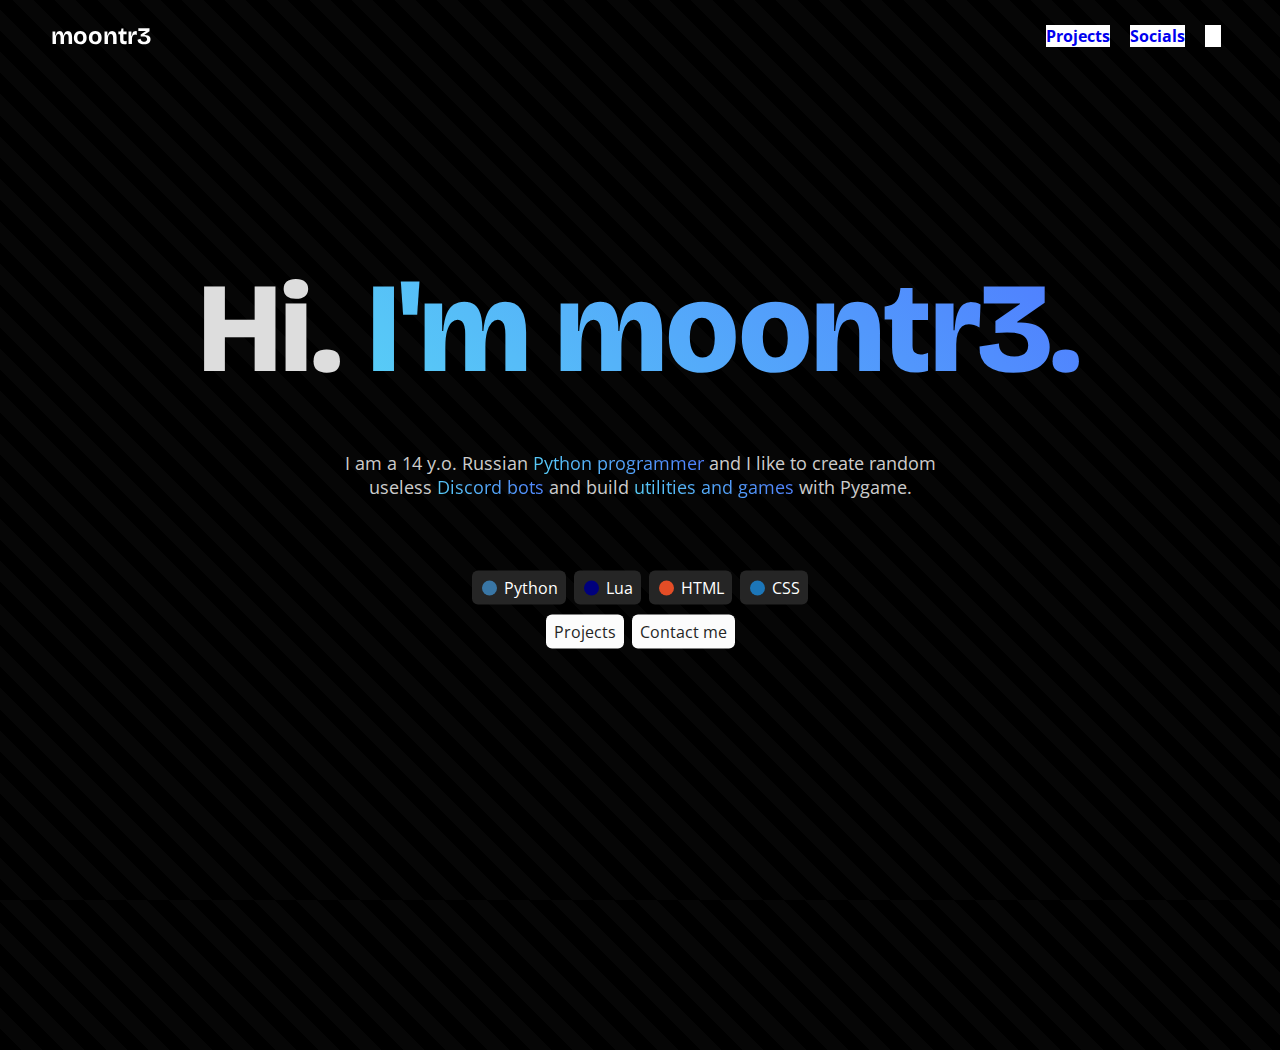
<file: index.html>
<!DOCTYPE html>
<html>
    <head>
        <meta name="viewport" content="with=device-width, initial-scale=1.0">
        <title>moontr3</title>
        <link rel="stylesheet" href="style.css">
        <link rel="preconnect" href="https://fonts.googleapis.com">
        <link rel="preconnect" href="https://fonts.gstatic.com" crossorigin>
        <link href="https://fonts.googleapis.com/css2?family=Bricolage+Grotesque:wght@400;600;800&family=Open+Sans:opsz,wght@6..12,400;6..12,700&display=swap" rel="stylesheet">
    </head>
    <body style="background-color: #000">
        <!-- too small screen -->
        <div class="too-small-screen">
            <p>I'm too lazy to adapt everything for small screens</p>
        </div>
        <!-- header -->
        <header>
            <nav>
                <a class="logo" href="index.html">moontr3</a>
                <div class="nav-links">
                    <ul>
                        <li><a href="projects.html">Projects</a></li>
                        <li><a href="social.html">Socials</a></li>
                        <li><a href="https://github.com/moontr3"><img src="images/github-mark-white.svg" class="header-gh"></a></li>
                    </ul>
                </div>
            </nav>
            <div class="title">
                <div class="title-name">
                    <h1>Hi.<span class="glow glow-title">I'm moontr3.</span></h1>
                </div>
                <div class="title-about">
                    <p>
                        I am a 14 y.o. Russian
                        <span class="glow sel-text">Python programmer</span>
                        and I like to create random useless
                        <span class="glow sel-text">Discord bots</span>
                        and build
                        <span class="glow sel-text">utilities and games</span>
                        with Pygame.
                    </p>
                </div>
                <div class="title-stack">
                    <div class="stack-role">
                        <div class="color-circle python"></div>
                        <p>Python</p>
                    </div>
                    <div class="stack-role">
                        <div class="color-circle lua"></div>
                        <p>Lua</p>
                    </div>
                    <div class="stack-role">
                        <div class="color-circle html"></div>
                        <p>HTML</p>
                    </div>
                    <div class="stack-role">
                        <div class="color-circle css"></div>
                        <p>CSS</p>
                    </div>
                </div>
                <div class="title-buttons">
                    <a class='title-button' href="projects.html">
                        <p>Projects</p>
                    </a>
                    <a class='title-button' href="social.html">
                        <p>Contact me</p>
                    </a>
                </div>
                <!-- <div class="title-desc">
                    <p>.</p>
                </div> -->
            </div>
        </header>
        <!-- elements -->
        <div class="elements">
        </div>
        <!-- footer -->
        <footer>
        </footer>
    </body>
</html>
</file>
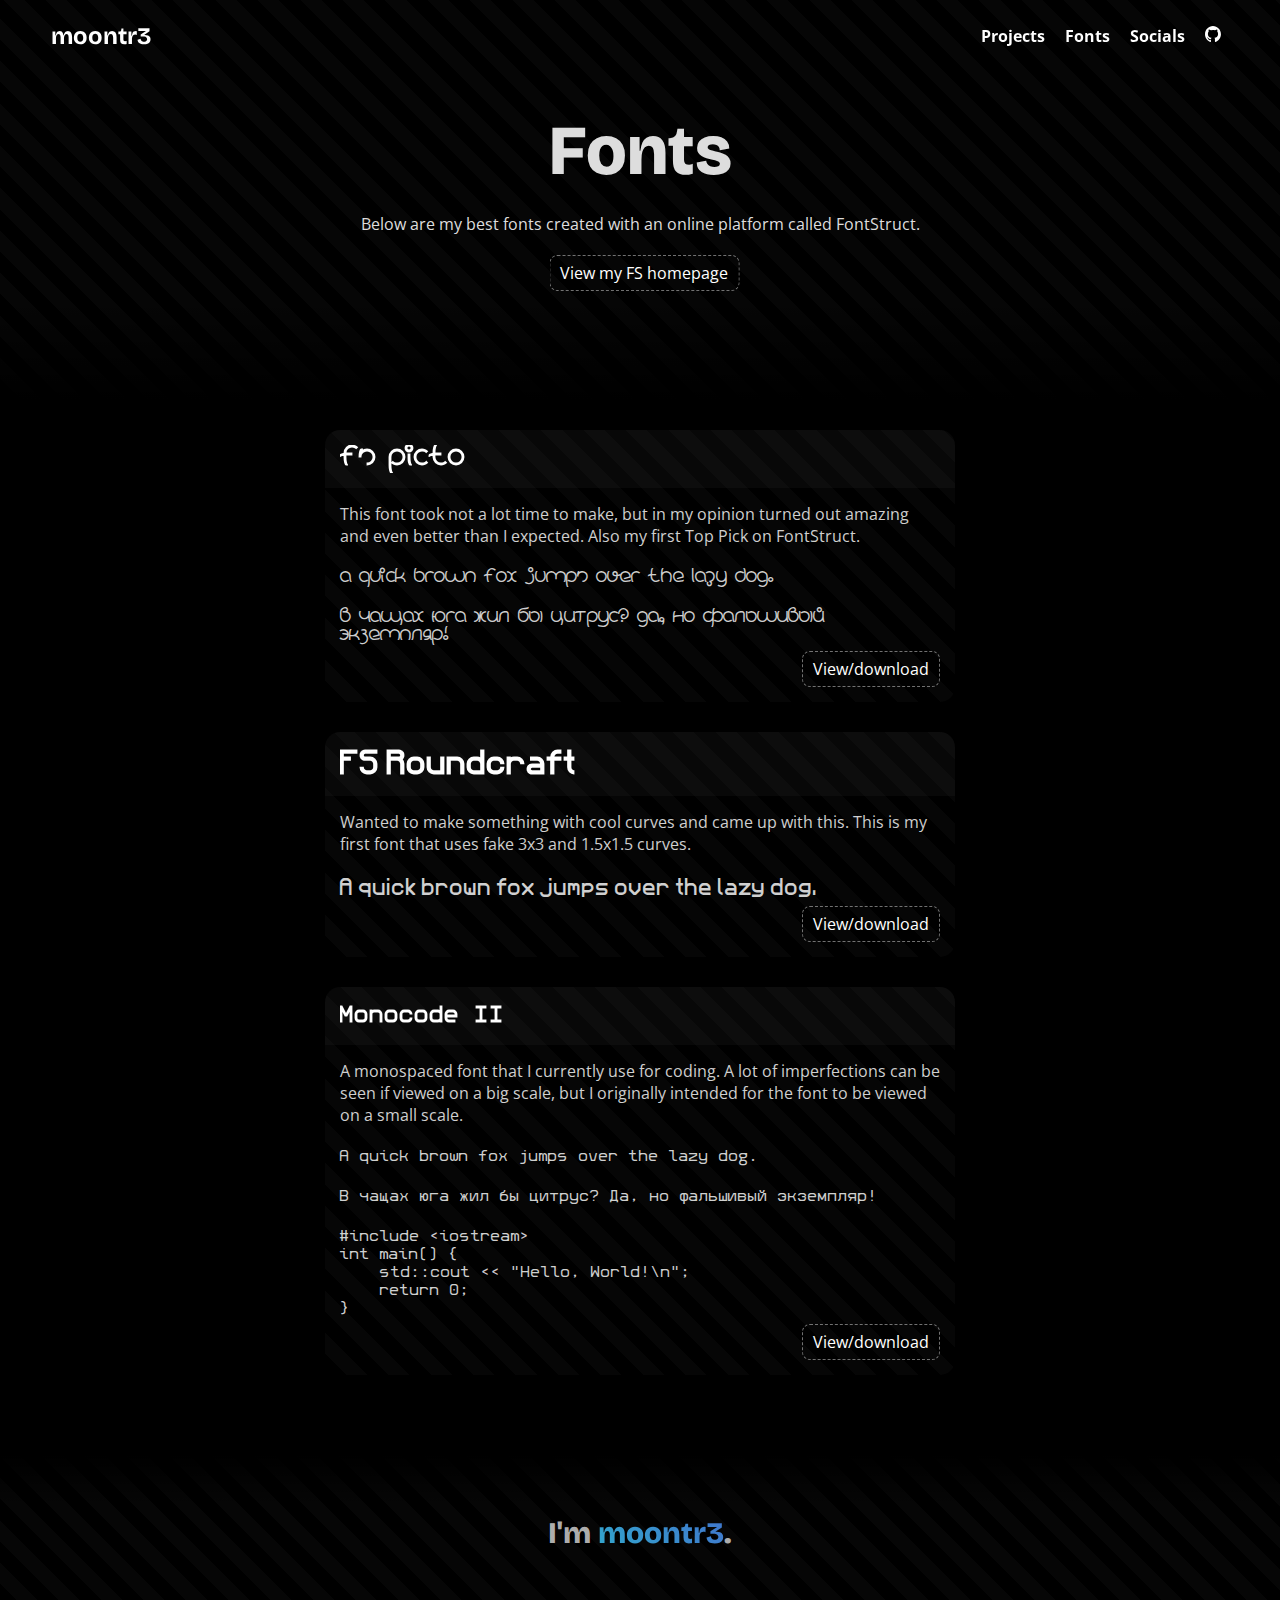
<file: fonts.html>
<!DOCTYPE html>
<html>
    <head>
        <meta name="viewport" content="with=device-width, initial-scale=1.0">
        <title>Fonts - moontr3</title>
        <link rel="stylesheet" href="style.css">
        <link rel="preconnect" href="https://fonts.googleapis.com">
        <link rel="preconnect" href="https://fonts.gstatic.com" crossorigin>
        <link href="https://fonts.googleapis.com/css2?family=Bricolage+Grotesque:wght@400;600;800&family=Open+Sans:opsz,wght@6..12,400;6..12,700&display=swap" rel="stylesheet">
    </head>
    <body style="background-color: #000">
        <!-- too small screen -->
        <div class="too-small-screen">
            <p>I'm too lazy to adapt everything for small screens</p>
        </div>
        <!-- header -->
        <div class="big-enough-header">
            <nav>
                <a class="logo" href="index.html">moontr3</a>
                <div class="nav-links">
                    <ul>
                        <li><a class="glow" href="projects.html">Projects</a></li>
                        <li><a class="glow" href="fonts.html">Fonts</a></li>
                        <li><a class="glow" href="social.html">Socials</a></li>
                        <li class="gh-button"><a class="glow" href="https://github.com/moontr3"><img src="images/github-mark-white.svg" class="header-gh"></a></li>
                    </ul>
                </div>
            </nav>
            <div class="mini-title">
                <h1>Fonts</h1>
                <div class="mini-title-about">
                    <p>
                        Below are my best fonts created with an online platform called FontStruct.
                    </p>
                </div>
                <div class="title-buttons">
                    <a class='box-button' href="https://fontstruct.com/fontstructors/1764820/moontr3">
                        <p>View my FS homepage</p>
                    </a>
                </div>
            </div>
            <div class="mini-title-grad"></div>
        </div>
        <!-- elements -->
        <div class="elements">
            <div class="box">
                <div class="box-title">
                    <h1 class="glow fs-picto">fs picto</h1>
                </div>
                <p>
                    This font took not a lot time to make, but in my opinion
                    turned out amazing and even better than I expected. 
                    Also my first Top Pick on FontStruct.<br><br>
                    <div class="fs-picto">A quick brown fox jumps over the lazy dog.</div><br>
                    <div class="fs-picto">В чащах юга жил бы цитрус? Да, но фальшивый экземпляр!</div>
                </p>
                <div class="box-buttons">
                    <a class="box-button" href="https://fontstruct.com/fontstructions/show/2395261/fs-picto">View/download</a>
                </div>
            </div>

            <div class="box">
                <div class="box-title">
                    <h1 class="glow fs-roundcraft">FS Roundcraft</h1>
                </div>
                <p>
                    Wanted to make something with cool curves and came up with this.
                    This is my first font that uses fake 3x3 and 1.5x1.5 curves.<br><br>
                    <div class="fs-roundcraft">A quick brown fox jumps over the lazy dog.</div>
                </p>
                <div class="box-buttons">
                    <a class="box-button" href="https://fontstruct.com/fontstructions/show/2385587/fs-roundcraft">View/download</a>
                </div>
            </div>

            <div class="box">
                <div class="box-title">
                    <h1 class="glow monocode">Monocode II</h1>
                </div>
                <p>
                    A monospaced font that I currently use for coding. A lot of imperfections
                    can be seen if viewed on a big scale, but I originally intended for the
                    font to be viewed on a small scale.<br><br>
                    <div class="monocode">A quick brown fox jumps over the lazy dog.</div><br>
                    <div class="monocode">В чащах юга жил бы цитрус? Да, но фальшивый экземпляр!</div><br>
                    <div class="monocode">
                        #include &lt;iostream&gt;<br>
                        int main() {<br>
                        &nbsp;&nbsp;&nbsp;&nbsp;std::cout &lt;&lt; "Hello, World!\n";<br>
                        &nbsp;&nbsp;&nbsp;&nbsp;return 0;<br>
                        }
                    </div>
                </p>
                <div class="box-buttons">
                    <a class="box-button" href="https://fontstruct.com/fontstructions/show/2246500/monocode-ii">View/download</a>
                </div>
            </div>
        </div>
        <!-- footer -->
        <div class="footer-grad"></div>
        <footer>
            <h1>I'm <span class="glow footer-glow">moontr3</span>.</h1>
        </footer>
    </body>
</html>
</file>
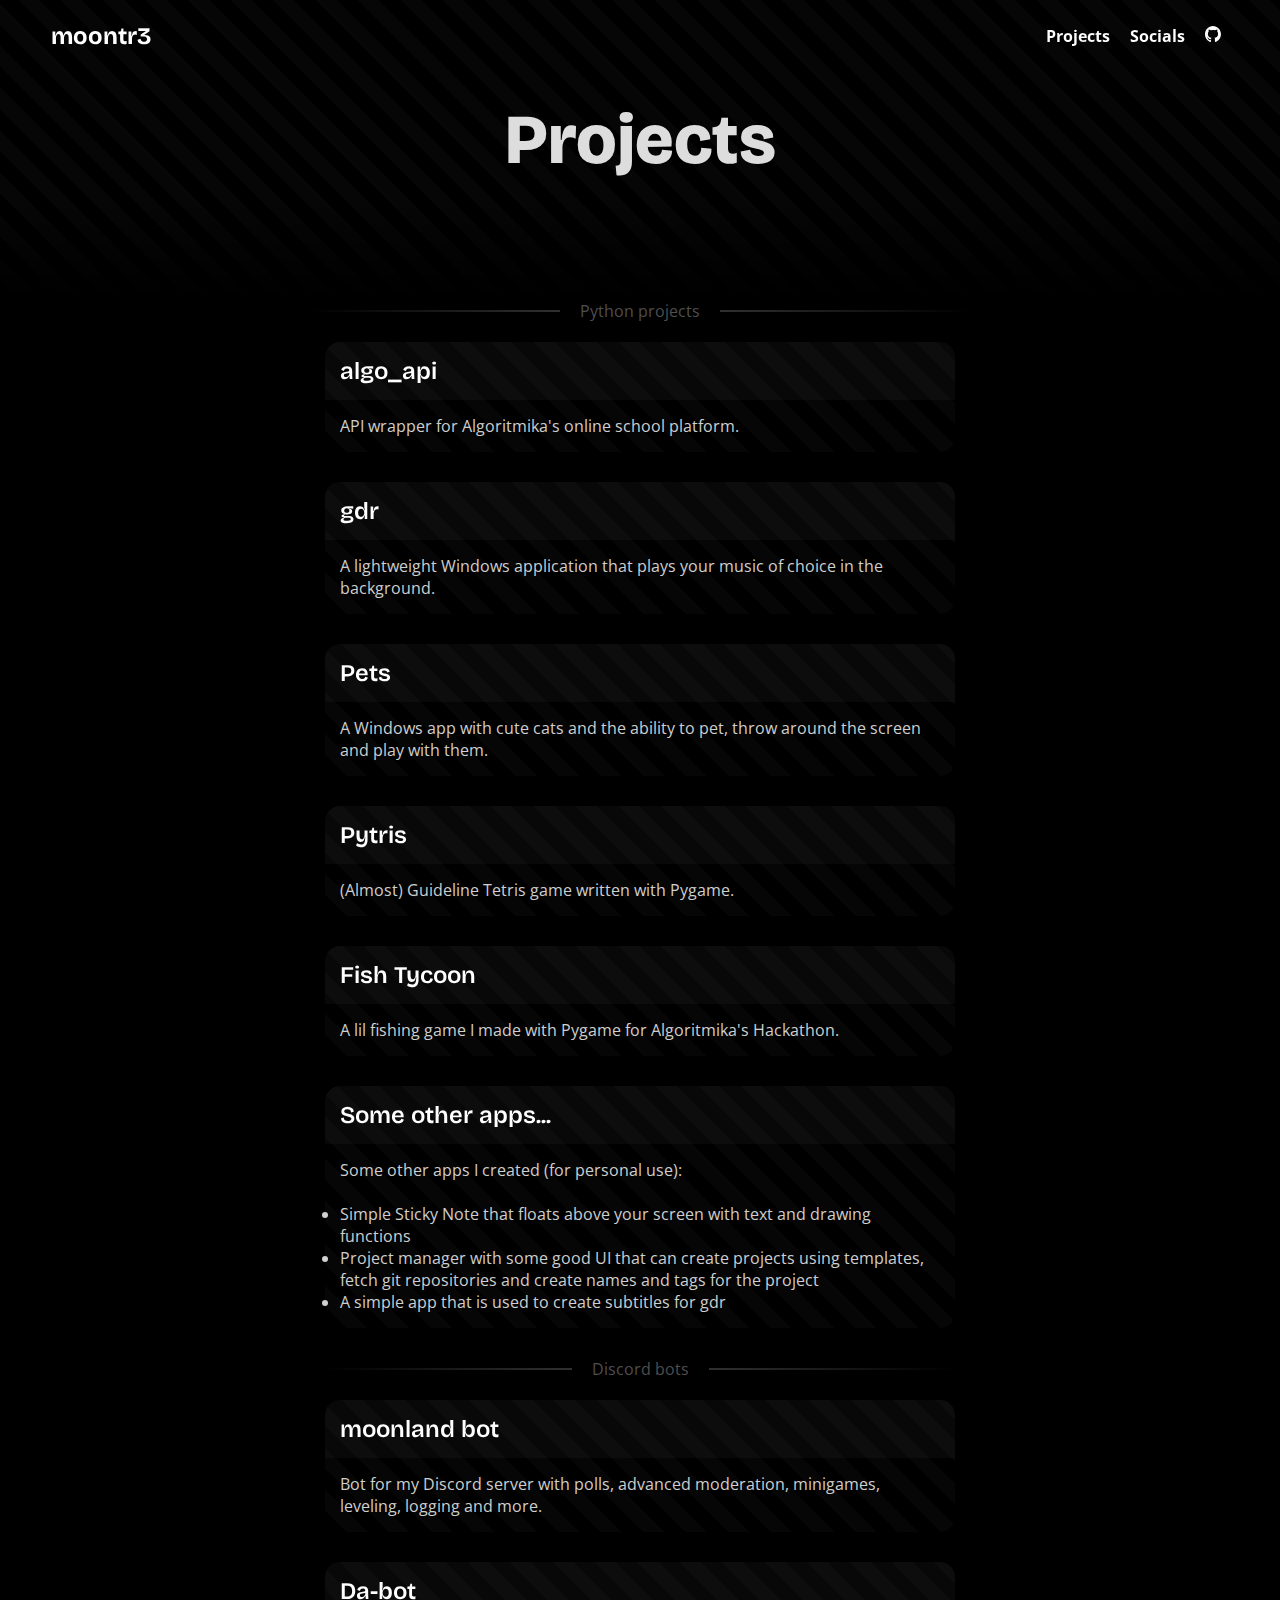
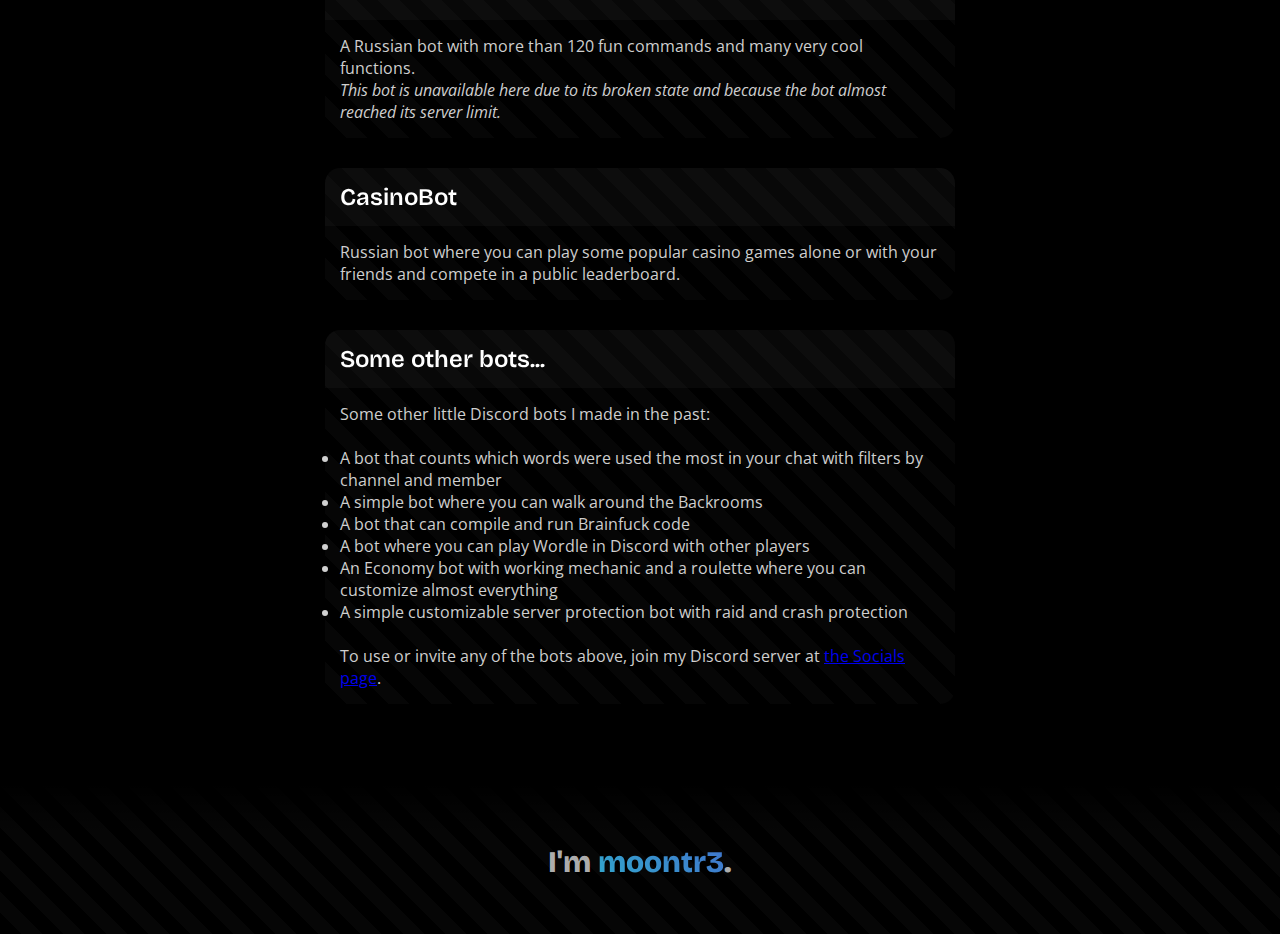
<file: projects.html>
<!DOCTYPE html>
<html>
    <head>
        <meta name="viewport" content="with=device-width, initial-scale=1.0">
        <title>Projects - moontr3</title>
        <link rel="stylesheet" href="style.css">
        <link rel="preconnect" href="https://fonts.googleapis.com">
        <link rel="preconnect" href="https://fonts.gstatic.com" crossorigin>
        <link href="https://fonts.googleapis.com/css2?family=Bricolage+Grotesque:wght@400;600;800&family=Open+Sans:opsz,wght@6..12,400;6..12,700&display=swap" rel="stylesheet">
    </head>
    <body style="background-color: #000">
        <!-- too small screen -->
        <div class="too-small-screen">
            <p>I'm too lazy to adapt everything for small screens</p>
        </div>
        <!-- header -->
        <div class="mini-header">
            <nav>
                <a class="logo" href="index.html">moontr3</a>
                <div class="nav-links">
                    <ul>
                        <li><a class="glow" href="projects.html">Projects</a></li>
                        <li><a class="glow" href="social.html">Socials</a></li>
                        <li class="gh-button"><a class="glow" href="https://github.com/moontr3"><img src="images/github-mark-white.svg" class="header-gh"></a></li>
                    </ul>
                </div>
            </nav>
            <div class="mini-title">
                <h1>Projects</h1>
            </div>
            <div class="mini-title-grad"></div>
        </div>
        <!-- elements -->
        <div class="elements">
            <div class="body-title">
                <div class="grad left"></div>
                <p>Python projects</p>
                <div class="grad right"></div>
            </div>
            <div class="box">
                <div class="box-title">
                    <h2 class="glow">algo_api</h2>
                </div>
                <p>API wrapper for Algoritmika's online school platform.</p>
            </div>
            <div class="box">
                <div class="box-title">
                    <h2 class="glow">gdr</h2>
                </div>
                <p>A lightweight Windows application that plays your music of choice in the background.</p>
            </div>
            <div class="box">
                <div class="box-title">
                    <h2 class="glow">Pets</h2>
                </div>
                <p>A Windows app with cute cats and the ability to pet, throw around the screen and play with them.</p>
            </div>
            <div class="box">
                <div class="box-title">
                    <h2 class="glow">Pytris</h2>
                </div>
                <p>(Almost) Guideline Tetris game written with Pygame.</p>
            </div>
            <div class="box">
                <div class="box-title">
                    <h2 class="glow">Fish Tycoon</h2>
                </div>
                <p>A lil fishing game I made with Pygame for Algoritmika's Hackathon.</p>
            </div>
            <div class="box">
                <div class="box-title">
                    <h2 class="glow">Some other apps...</h2>
                </div>
                <p>Some other apps I created (for personal use):<br><br></p>
                <ul>
                    <li><p>Simple Sticky Note that floats above your screen with text and drawing functions</p></li>
                    <li><p>Project manager with some good UI that can create projects using templates, fetch git repositories and create names and tags for the project</p></li>
                    <li><p>A simple app that is used to create subtitles for gdr</p></li>
                </ul>
            </div>

            <div class="body-title">
                <div class="grad left"></div>
                <p>Discord bots</p>
                <div class="grad right"></div>
            </div>
            <div class="box">
                <div class="box-title">
                    <h2 class="glow">moonland bot</h2>
                </div>
                <p>Bot for my Discord server with polls, advanced moderation, minigames, leveling, logging and more.</p>
            </div>
            <div class="box">
                <div class="box-title">
                    <h2 class="glow">Da-bot</h2>
                </div>
                A Russian bot with more than 120 fun commands and many very cool functions.
                <br><i>This bot is unavailable here due to its broken state and because the bot almost reached its server limit.</i>
            </div>
            <div class="box">
                <div class="box-title">
                    <h2 class="glow">CasinoBot</h2>
                </div>
                <p>Russian bot where you can play some popular casino games alone or with your friends and compete in a public leaderboard.</p>
            </div>
            <div class="box">
                <div class="box-title">
                    <h2 class="glow">Some other bots...</h2>
                </div>
                <p>Some other little Discord bots I made in the past:<br><br></p>
                    <ul>
                        <li><p>A bot that counts which words were used the most in your chat with filters by channel and member</p></li>
                        <li><p>A simple bot where you can walk around the Backrooms</p></li>
                        <li><p>A bot that can compile and run Brainfuck code</p></li>
                        <li><p>A bot where you can play Wordle in Discord with other players</p></li>
                        <li><p>An Economy bot with working mechanic and a roulette where you can customize almost everything</p></li>
                        <li><p>A simple customizable server protection bot with raid and crash protection</p></li>
                    </ul>
                <p><br>To use or invite any of the bots above, join my Discord server at <a href="social.html">the Socials page</a>.</p>
            </div>
        </div>
        <!-- footer -->
        <div class="footer-grad"></div>
        <footer>
            <h1>I'm <span class="glow footer-glow">moontr3</span>.</h1>
        </footer>
    </body>
</html>
</file>
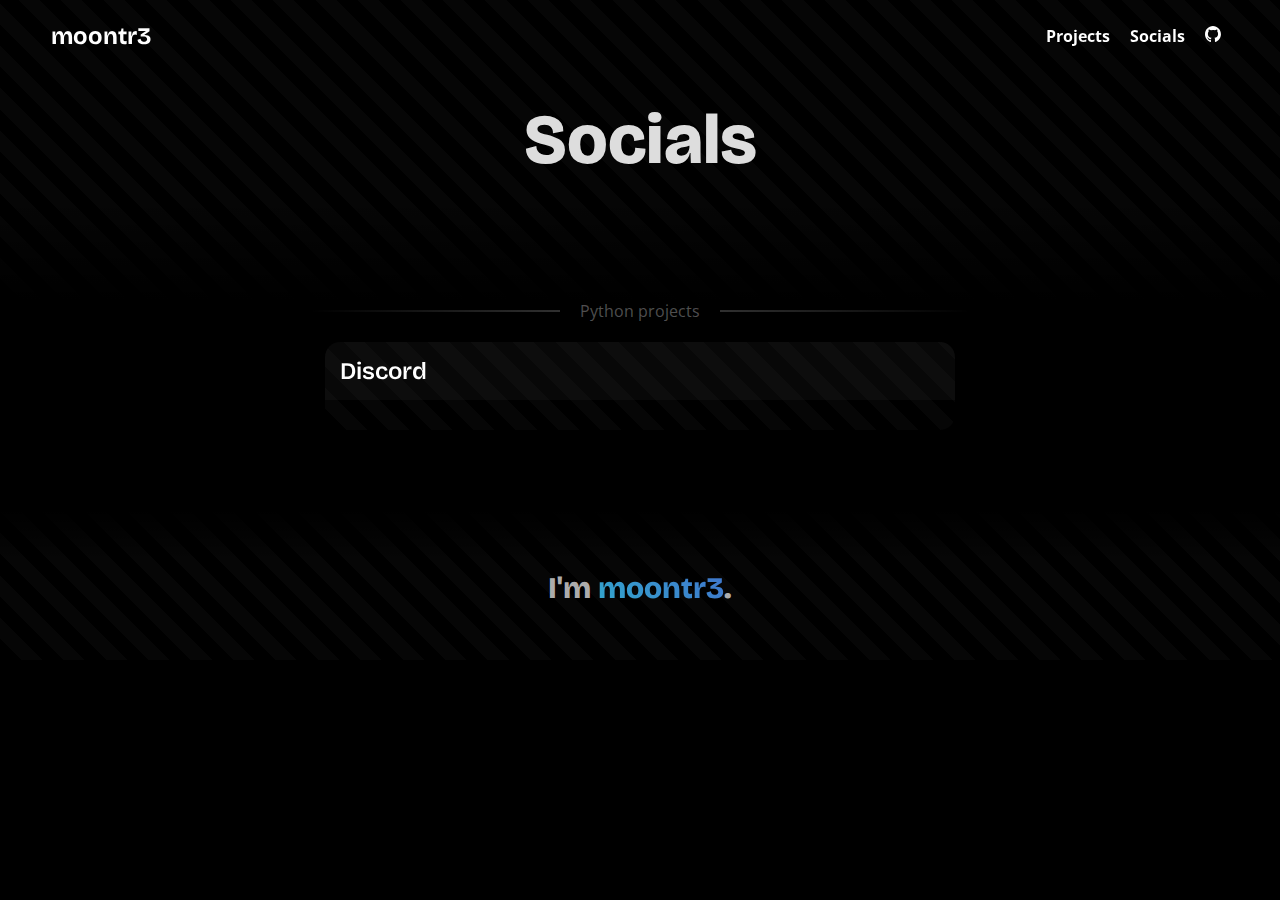
<file: social.html>
<!DOCTYPE html>
<html>
    <head>
        <meta name="viewport" content="with=device-width, initial-scale=1.0">
        <title>Socials - moontr3</title>
        <link rel="stylesheet" href="style.css">
        <link rel="preconnect" href="https://fonts.googleapis.com">
        <link rel="preconnect" href="https://fonts.gstatic.com" crossorigin>
        <link href="https://fonts.googleapis.com/css2?family=Bricolage+Grotesque:wght@400;600;800&family=Open+Sans:opsz,wght@6..12,400;6..12,700&display=swap" rel="stylesheet">
    </head>
    <body style="background-color: #000">
        <!-- too small screen -->
        <div class="too-small-screen">
            <p>I'm too lazy to adapt everything for small screens</p>
        </div>
        <!-- header -->
        <div class="mini-header">
            <nav>
                <a class="logo" href="index.html">moontr3</a>
                <div class="nav-links">
                    <ul>
                        <li><a class="glow" href="projects.html">Projects</a></li>
                        <li><a class="glow" href="social.html">Socials</a></li>
                        <li class="gh-button"><a class="glow" href="https://github.com/moontr3"><img src="images/github-mark-white.svg" class="header-gh"></a></li>
                    </ul>
                </div>
            </nav>
            <div class="mini-title">
                <h1>Socials</h1>
            </div>
            <div class="mini-title-grad"></div>
        </div>
        <!-- elements -->
        <div class="elements">
            <div class="body-title">
                <div class="grad left"></div>
                <p>Python projects</p>
                <div class="grad right"></div>
            </div>

            <div class="box">
                <div class="box-title">
                    <h2 class="glow">Discord</h2>
                </div>
                <!-- <p>API wrapper for Algoritmika's online school platform.</p> -->
            </div>
        </div>
        <!-- footer -->
        <div class="footer-grad"></div>
        <footer>
            <h1>I'm <span class="glow footer-glow">moontr3</span>.</h1>
        </footer>
    </body>
</html>
</file>
<file: style.css>
*{
    margin: 0;
    padding: 0;
    font-family: 'Open Sans', sans-serif;
}
/* Bricolage Grotesque */

header {
    height: 100vh;
    width: 100%;
    position: relative;
    background-size: cover;
    background-position: center;
    
    background-image: repeating-linear-gradient(
        45deg,
        #000000,
        #000000 15px,
        #060606 15px,
        #060606 30px
    );
}
.mini-header {
    height: 300px;
    width: 100%;
    position: relative;
    background-size: cover;
    background-position: center;
    
    background-image: repeating-linear-gradient(
        45deg,
        #000000,
        #000000 15px,
        #060606 15px,
        #060606 30px
    );
}
.big-enough-header {
    height: 400px;
    width: 100%;
    position: relative;
    background-size: cover;
    background-position: center;
    
    background-image: repeating-linear-gradient(
        45deg,
        #000000,
        #000000 15px,
        #060606 15px,
        #060606 30px
    );
}

nav {
    display: flex;
    padding: 1% 4%;
    justify-content: space-between;
    align-items: center;
}
.nav-links {
    flex: 1;
    text-align: right;
}

.nav-links ul li {
    list-style: none;
    position: relative;
    display: inline-block;
    margin: 12px 8px;
}
.nav-links ul li a {
    /* color: #fff; */
    font-weight: 700;
    background-color: #fff;
    text-decoration: none;
    font-size: 16px;
    text-shadow: none;
    transition: 0.1s;
}
/* .nav-links ul li:hover {
    translate: 0 -1px;
}
.nav-links ul li:active {
    translate: 0 0;
} */
.nav-links ul li a:hover {
    /* text-shadow: 0 0 4px #ffffff, 0 0 12px #ffffff; */
    background-image: linear-gradient(45deg, #58cff6, #4f7bff);
}
.nav-links ul li a:active {
    /* text-shadow: 0 0 6px #ffffff; */
    background-image: linear-gradient(45deg, #227591, #25467a);
}
.header-gh {
    width: 16px;
    height: 16px;
    transition: 0.1s;
}
.header-gh:hover {
    filter: drop-shadow(0 0 4px #ffffff);
}
.header-gh:active {
    filter: drop-shadow(0 0 5px #ffffff97);
}

.logo {
    color: #fff;
    text-decoration: none;
    font-size: 24px;
    text-shadow: none;
    transition: 0.1s;
    font-weight: 700;
    font-family: 'Bricolage Grotesque';

    background-clip: text;
    background-size: 100%;
    background-repeat: repeat;
    -webkit-background-clip: text;
    -webkit-text-fill-color: transparent; 
    -moz-background-clip: text;
    -moz-text-fill-color: transparent;
    background-color: #fff;
}
.logo:hover {
    /* translate: 0 -1px; */
    /* text-shadow: 0 0 4px #ffffff, 0 0 12px #ffffff; */
    /* text-shadow: 0 0 12px #3c53bb; */
    background-image: linear-gradient(45deg, #58cff6, #4f7bff);
}
.logo:active {
    /* translate: 0 0; */
    /* text-shadow: 0 0 8px #3c53bb76, 0 0 12px #3c53bb; */
    background-image: linear-gradient(45deg, #227591, #25467a);
}

.glow {
    background-clip: text;
    background-size: 100%;
    background-repeat: repeat;
    -webkit-background-clip: text;
    -webkit-text-fill-color: transparent; 
    -moz-background-clip: text;
    -moz-text-fill-color: transparent;
}

.title {
    position: absolute;
    top: 50%;
    left: 50%;
    width: 100%;
    text-align: center;
    transform: translate(-50%, -50%);
}
.title-name h1 {
    font-family: 'Bricolage Grotesque';
    font-weight: 800;
    font-size: 10vw;
    color: #ddd;
    margin-bottom: 5vh;
}
.glow-title {
    font-family: 'Bricolage Grotesque';
    font-weight: 800;
    font-size: 10vw;
    margin-left: 2vw;
    background-image: linear-gradient(45deg, #58cff6, #4f7bff);
}

.mini-title {
    position: absolute;
    top: 50%;
    left: 50%;
    text-align: center;
    transform: translate(-50%, -50%);
}
.mini-title h1 {
    font-family: 'Bricolage Grotesque';
    font-weight: 800;
    font-size: 70px;
    color: #ddd;
    margin-bottom: 20px;
}
.mini-title-about {
    color: #ddd;
    margin-bottom: 20px;
}

.mini-title-grad {
    display: flex;
    align-items: center;
    background-image: linear-gradient(#00000000, #000000);
    
    position: absolute;
    width: 100%;
    top: 100%;
    left: 50%;
    text-align: center;
    height: 100px;
    transform: translate(-50%, -100%);
}

.title-about {
    margin-bottom: 8vh;
    font-size: 18px;
    width: 50vw;
    position: relative;
    left: 50%;
    transform: translate(-50%, 0);
    color: #ccc;
}
.sel-text {
    /* background-image: linear-gradient(#5d80ff3a, #5d80ff21); */
    background-image: linear-gradient(45deg, #58cff6, #4f7bff);
    border-radius: 0.5vw;
    /* padding: 0 0.5vw; */
    font-size: 18px;
}

.title-stack {
    display: flex;
    justify-content: center;
    margin-bottom: 10px;
}
.stack-role {
    display: flex;
    justify-content: center;

    padding: 6px;
    margin: 0 4px;
    background-color: #252525;
    width: fit-content;
    border-radius: 6px;
    font-size: 16px;
    color: #fff;
}
.color-circle {
    width: 15px;
    height: 15px;
    margin: 4px 7px 0 4px;
    border-radius: 8px;
}
.stack-role p {
    margin-right: 2px;
}

.title-buttons {
    display: flex;
    justify-content: center;
}
.title-button {
    display: flex;
    justify-content: center;

    padding: 6px;
    margin: 0 4px;
    width: fit-content;
    border-radius: 6px;
    font-size: 16px;
    text-decoration: none;

    /* transition: 0.13s; */
    background-color: #fcfcfc;
    color: #252525;
}
.title-button p {
    margin-left: 2px;
    margin-right: 2px;
}
.title-button:hover {
    /* background-color: #464646; */
    background-image: linear-gradient(45deg, #58cff6, #4f7bff);
    color: #fff;
}
.title-button:active {
    /* background-color: #909090; */
    background-image: linear-gradient(45deg, #227591, #25467a);
    color: #fff;
}

.python { background-color: #3976A5; }
.lua { background-color: #00007C; }
.html { background-color: #E44D26; }
.css { background-color: #1C76B8; }
.cpp { background-color: #13609E; }

.box {
    background-image: repeating-linear-gradient(
        45deg,
        #000000,
        #000000 15px,
        #060606 15px,
        #060606 30px
    );
    border-radius: 15px;
    max-width: 600px;
    padding: 15px;
    margin: 30px 60px 30px 0;
    color: #ffffffd0;
    position: relative;
    left: 50%;
    transform: translate(-50%, 0);
    box-shadow: 0 0 6px #0000001a;
    transition: ease-in-out 0.12s;
}
.box-title {
    background-color: #ffffff08;
    
    display: flex;
    justify-content: space-between;
    align-items: center;

    border-top-left-radius: 15px;
    border-top-right-radius: 15px;
    padding: 15px;
    margin: -15px;
    margin-bottom: 15px;
}
.box h2 {
    font-family: 'Bricolage Grotesque';
    font-weight: 600;
    background-color: #fff;
}
.box h1 {
    font-weight: 600;
    background-color: #fff;
    font-size: 24px;
}
.box:hover {
    transform: translate(-50%, -3px);
}
.box:hover h2 {
    background-image: linear-gradient(0deg, #58cff6, #4f7bff);
}
.box:hover h1 {
    background-image: linear-gradient(0deg, #58cff6, #4f7bff);
}
.box:hover .box-title {
    background-image: linear-gradient(45deg, #3ecfff10, #4f92ff10);
}
.box-buttons {
    display: flex;
    justify-content: flex-end;
    margin-top: 6px;
}
.box-button {
    padding: 6px 10px;
    margin-left: 8px;
    background-color: #ffffff00;
    border-radius: 8px;
    align-self: flex-end;
    text-decoration: none;
    color: #fff;
    border: 1px dashed #ffffff70;
}
.box-button:hover {
    background-image: linear-gradient(45deg, #58cff6, #4f7bff);
    border: 1px solid #ffffff00;
}
.box-button:active {
    background-image: linear-gradient(45deg, #227591, #25467a);
}

.title-box {
    background-image: repeating-linear-gradient(
        45deg,
        #000000,
        #000000 15px,
        #060606 15px,
        #060606 30px
    );
    border-radius: 15px;
    max-width: 600px;
    padding: 15px;
    margin: 30px 60px 30px 0;
    color: #ffffffd0;
    position: relative;
    left: 50%;
    transform: translate(-50%, 0);
    box-shadow: 0 0 6px #0000001a;
    transition: ease-in-out 0.12s;
}
.title-box-title {
    background-color: #ffffff08;

    display: flex;
    justify-content: space-between;
    align-items: center;

    border-radius: 15px;
    padding: 15px;
    margin: -15px;
}
.title-box h2 {
    font-family: 'Bricolage Grotesque';
    font-weight: 600;
    background-color: #fff;
}
.title-box:hover {
    transform: translate(-50%, -3px);
}
.title-box:hover h2 {
    background-image: linear-gradient(0deg, #58cff6, #4f7bff);
}
.title-box:hover .title-box-title {
    background-image: linear-gradient(45deg, #3ecfff10, #4f92ff10);
}
.box-title-group {
    display: flex;
    justify-content: space-between;
    align-items: center;
    gap: 7px;
}

.body-title p {
    color: #ffffff50;
    margin: 0 20px;
}
.body-title {
    display: flex;
    justify-content: center;
    align-items: stretch;
    margin-bottom: -10px;
}
.grad {
    align-self: center;
    max-width: 250px;
    min-width: 50px;
    width: 25%;
    height: 2px
}
.left {
    background-image: linear-gradient(90deg, #ffffff00, #ffffff30);
}
.right {
    background-image: linear-gradient(270deg, #ffffff00, #ffffff30);
}

footer {
    height: 150px;
    width: 100%;
    /* position: relative; */
    background-size: cover;
    background-position: center;
    
    background-image: repeating-linear-gradient(
        45deg,
        #000000,
        #000000 15px,
        #060606 15px,
        #060606 30px
    );
}
footer h1 {
    font-family: 'Bricolage Grotesque';
    font-weight: 800;
    font-size: 30px;
    color: #ddddddcc;
    padding-top: 60px;
    text-align: center;
}
.footer-glow {
    font-family: 'Bricolage Grotesque';
    font-weight: 800;
    font-size: 30px;
    background-image: linear-gradient(45deg, #3ecfffcc, #4f92ffcc);
}
.footer-grad {
    display: flex;
    align-items: center;
    background-image: linear-gradient(#000000, #00000000);
    
    position: relative;
    width: 100%;
    top: 100%;
    left: 50%;
    text-align: center;
    height: 50px;
    transform: translate(-50%, 100%);
}


.too-small-screen {
    display: none;
    position: absolute;
    top: 50%;
    left: 50%;
    transform: translate(-50%, -50%);
    color: #fff;
    font-weight: 700;
    font-size: 24px;
    text-align: center;
}

.bigger {
    font-size: 21px;
}

@media(max-width: 319px) {
    header {
        display: none;
    }
    .mini-header {
        display: none;
    }
    .elements {
        display: none;
    }
    footer {
        display: none;
    }
    .too-small-screen {
        display: block;
    }
}

@media(max-height: 500px) {
    header {
        display: none;
    }
    .mini-header {
        display: none;
    }
    .elements {
        display: none;
    }
    footer {
        display: none;
    }
    .too-small-screen {
        display: block;
    }
}

@font-face {
    font-family: 'fs picto';
    src: url('fonts/fspicto.woff2') format('woff2');
    font-display: swap;
}
@font-face {
    font-family: 'FS Roundcraft';
    src: url('fonts/FSRoundcraft.woff2') format('woff2');
    font-display: swap;
}
@font-face {
    font-family: 'Monocode II';
    src: url('fonts/MonocodeII.woff2') format('woff2');
    font-display: swap;
}
@font-face {
    font-family: 'fs outgroup';
    src: url('fonts/fsoutgroup.woff2') format('woff2');
    font-display: swap;
}
@font-face {
    font-family: 'fs RID';
    src: url('fonts/fsRID.woff2') format('woff2');
    font-display: swap;
}
@font-face {
    font-family: 'fs brushstroke';
    src: url('fonts/fsbrushstroke.woff2') format('woff2');
    font-display: swap;
}
@font-face {
    font-family: 'fs followup';
    src: url('fonts/fsfollowup.woff2') format('woff2');
    font-display: swap;
}
@font-face {
    font-family: 'fs letus';
    src: url('fonts/fsletus.woff2') format('woff2');
    font-display: swap;
}
@font-face {
    font-family: 'fs a pixel away';
    src: url('fonts/fsapixelaway.woff2') format('woff2');
    font-display: swap;
}
@font-face {
    font-family: 'fs gigolo';
    src: url('fonts/fsgigolo.woff2') format('woff2');
    font-display: swap;
}
@font-face {
    font-family: 'fs haiserifs';
    src: url('fonts/fshaiserifs.woff2') format('woff2');
    font-display: swap;
}

.fs-picto {
    font-family: 'fs picto';
}
.fs-roundcraft {
    font-family: 'FS Roundcraft';
}
.monocode {
    font-family: 'Monocode II';
}
.fs-outgroup {
    font-family: 'fs outgroup';
}
.fs-rid {
    font-family: 'fs RID';
}
.fs-brushstroke {
    font-family: 'fs brushstroke';
}
.fs-followup {
    font-family: 'fs followup';
}
.fs-letus {
    font-family: 'fs letus';
}
.fs-apa {
    font-family: 'fs a pixel away';
}
.fs-gigolo {
    font-family: 'fs gigolo';
}
.fs-haiserifs {
    font-family: 'fs haiserifs';
}
</file>
